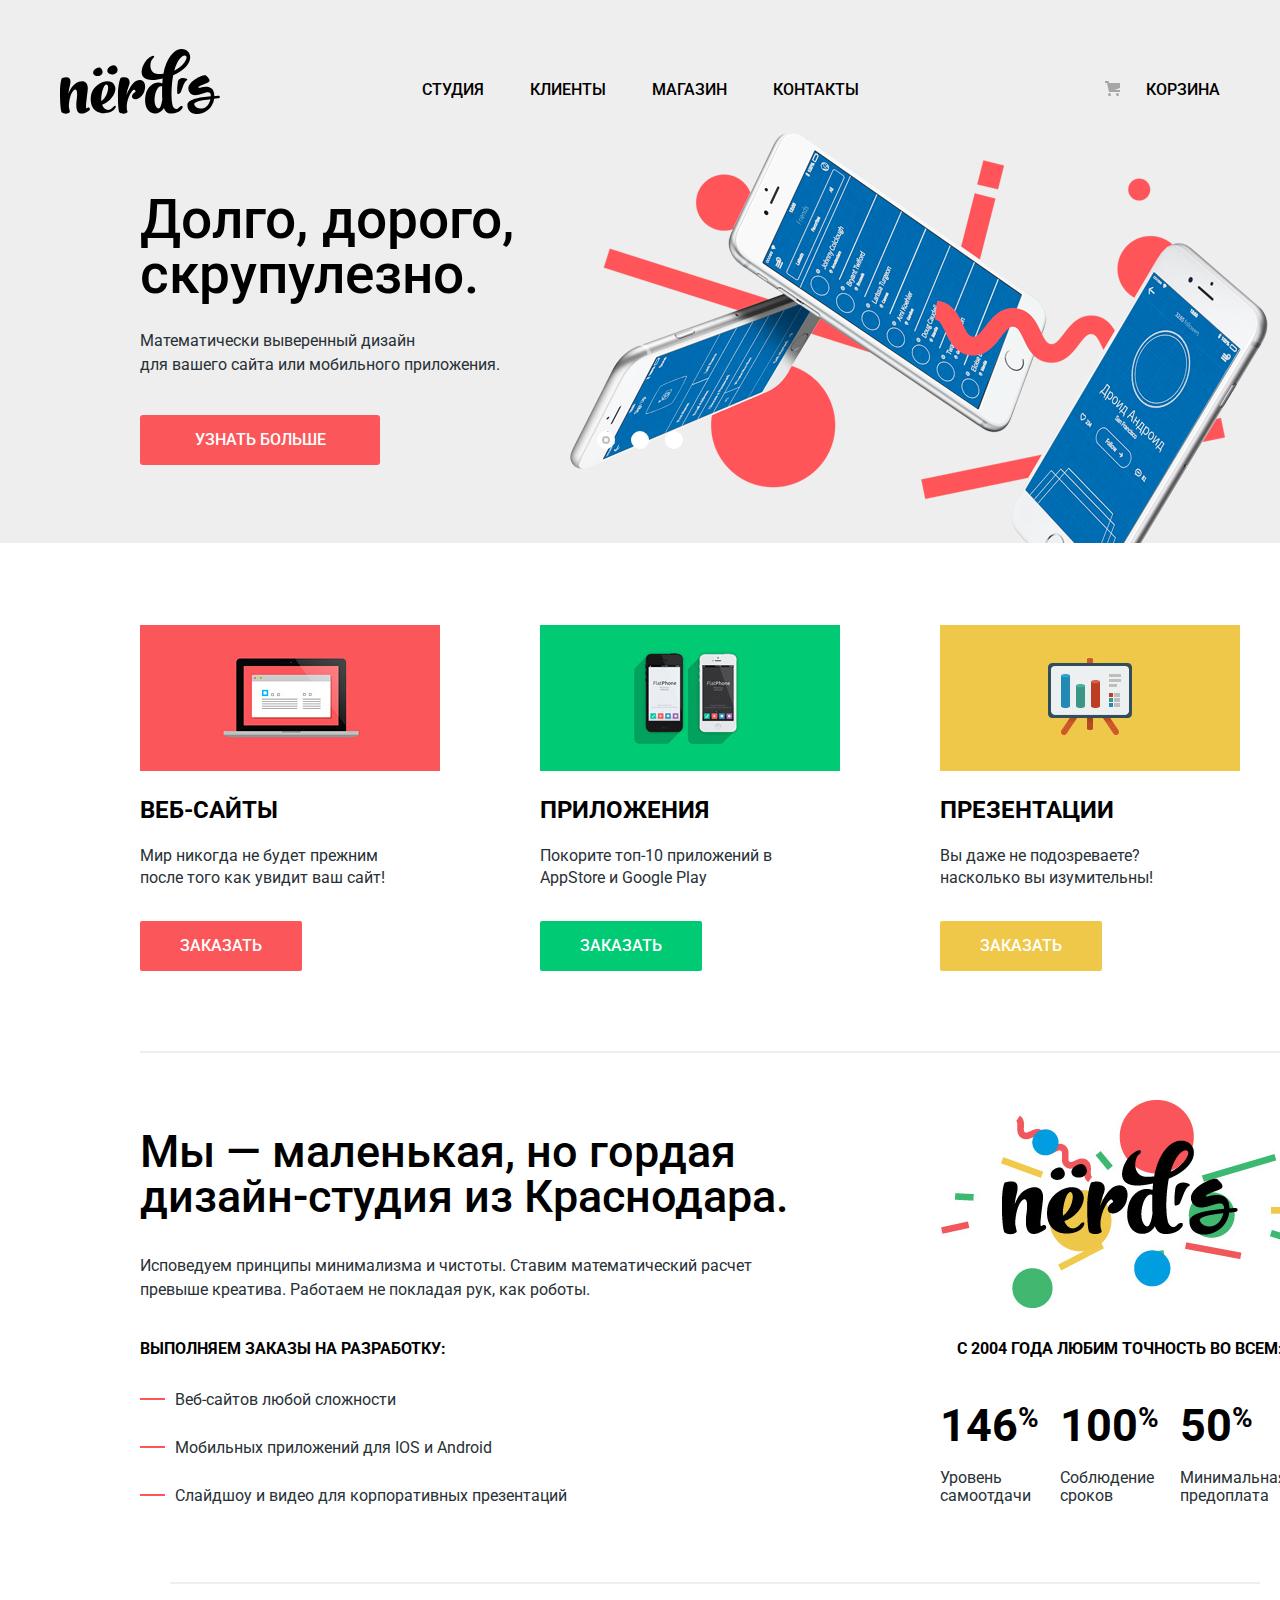
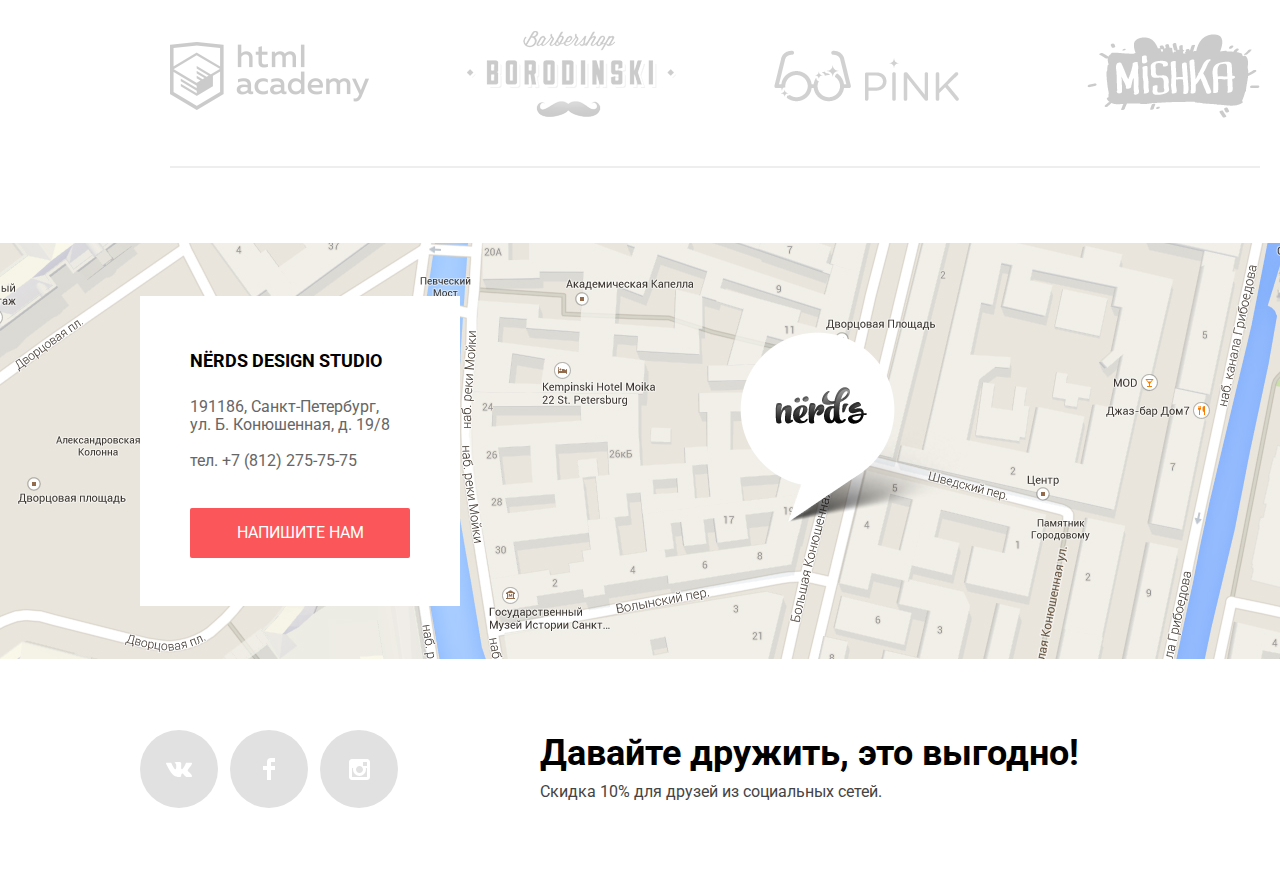
<file: index.html>
﻿<!DOCTYPE html>
<html lang="ru">
  <head>
    <meta charset="utf-8">
    <link href="https://fonts.googleapis.com/css?family=Roboto:400,500,700&amp;subset=cyrillic,latin-ext" rel="stylesheet">
    <link href="css/normalize.css" rel="stylesheet">
    <link href="css/style.min.css" rel="stylesheet">
    <title>HTML Academy: Нёрдс</title>
  </head>
  <body>
    <header class="main-header">
      <h1 class="visually-hidden">Веб студия Нёрдс</h1>
      <nav class="main-navigation container">
        <a class="index-logo">
          <img src="img/nerds-logo.svg" width="160" height="65" alt="logo-nerds">
        </a>
        <ul class="site-navigation">
          <li><a href="">Студия</a></li>
          <li><a href="#">Клиенты</a></li>
          <li><a href="inner.html">Магазин</a></li>
          <li><a href="#">Контакты</a></li>
        </ul>
        <ul class="user-navigation">
          <li class="basket-link">
            <a class="login-link" href="#">Корзина</a>
          </li>
        </ul>
      </nav>

      <section class="slider">
        <div class="container">
          <h2 class="visually-hidden">Преимущества нашей студии</h2>
          <input class="visually-hidden" type="radio" id="product-1" name="toggle" checked>
          <input class="visually-hidden" type="radio" id="product-2" name="toggle">
          <input class="visually-hidden" type="radio" id="product-3" name="toggle">
          <div class="slider-controls">
            <label class="slider-controls-item slider-controls-item--1" for="product-1">Первый</label>
            <label class="slider-controls-item slider-controls-item--2" for="product-2">Второй</label>
            <label class="slider-controls-item slider-controls-item--3" for="product-3">Третий</label>
          </div>
          <ul class="slider-list">
            <li class="slider-item">
              <h3>Долго, дорого,<br> скрупулезно.</h3>
              <p>Математически выверенный дизайн<br> для вашего сайта или мобильного приложения.</p>
              <a class="slider-item-button button" href="#">Узнать больше</a>
            </li>
            <li class="slider-item">
              <h3>Любим математику как никто другой</h3>
              <p>Никакого креатива, только математические формулы для расчета идеальных пропорций.</p>
              <a class="slider-item-button button" href="#">Узнать больше</a>
            </li>
            <li class="slider-item">
              <h3>Только ночь,<br> только хардкор</h3>
              <p>Работать днем, как все? Мы против этого.<br> Ближе к полуночи работа только начинается.</p>
              <a class="slider-item-button button" href="#">Узнать больше</a>
            </li>
          </ul>  
        </div>
      </section>
    </header>
    <main class="container">
      <section class="catalog">
        <h2 class="visually-hidden">Каталог</h2>
        <article class="website">
          <img src="img/website-illustration.jpg" width="300" height="146" alt="Веб-сайты">
          <h3>Веб-сайты</h3>
          <p>Мир никогда не будет прежним после того как увидит ваш сайт!</p>
          <a href="#">Заказать</a>
        </article>
        <article class="attachment">
          <img src="img/attachment-illustration.jpg" width="300" height="146" alt="Приложения">
          <h3>Приложения</h3>
          <p>Покорите топ-10 приложений в AppStore и Google Play</p>
          <a href="#">Заказать</a>
        </article>
        <article class="presentation">
          <img src="img/presentation-illustration.jpg" width="300" height="146" alt="Презентации">
          <h3>Презентации</h3>
          <p>Вы даже не подозреваете? насколько вы изумительны!</p>
          <a href="#">Заказать</a>
        </article>
      </section>
      <section class="who-we-are">
        <h2 class="visually-hidden">О нас</h2>
        <div class="who-we-are__top-container">
          <article class="about-us">
            <p><b>Мы — маленькая, но гордая дизайн-студия из Краснодара.</b></p>
            <p>Исповедуем принципы минимализма и чистоты. Ставим математический расчет превыше креатива. Работаем не покладая рук, как роботы.</p>
          </article>
          <article class="our-logo">
          </article>
        </div>
        <div class="who-we-are__bottom-container">
          <article class="we-can">
            <h4>Выполняем заказы на разработку:</h4>
            <ul>
              <li>Веб-сайтов любой сложности</li>
              <li>Мобильных приложений для IOS и Android</li>
              <li>Слайдшоу и видео для корпоративных презентаций</li>
            </ul>
          </article>
          <article class="how-we-cool">
            <h4>С 2004 года любим точность во всем:</h4>
            <table>
              <tr>
                <th>146<sup>%</sup></th>
                <th>100<sup>%</sup></th>
                <th>50<sup>%</sup></th>
              </tr>
              <tr>
                <td>Уровень самоотдачи</td>
                <td>Соблюдение сроков</td>
                <td>Минимальная предоплата</td>
              </tr>
            </table>
          </article>
        </div>
      </section>
      <section class="our-clients">
        <a class="htmlacademy" href="https://htmlacademy.ru/intensive/htmlcss"><img src="img/htmlacademy-logo.png" width="199" height="68" alt="site-htmlacademy"></a>
        <a class="borodinski" href="#"><img src="img/borodinski-logo.png" width="209" height="90" alt="site-barbershop-borodinski"></a>
        <a class="pink" href="#"><img src="img/pink-logo.png" width="185" height="52" alt="site-pink"></a>
        <a class="mishka" href="#"><img src="img/mishka-logo.png" width="173" height="84" alt="site-mishka"></a>
      </section>
    </main>
    <footer>
      <section class="footer-map">
        <h2 class="visually-hidden">Наш адрес</h2>
        <iframe class="footer-map-widget" src="https://yandex.ru/map-widget/v1/-/CBuyA-HzxD" aria-label="Карта"></iframe>  
      </section>
      <section class="footer-contacts-container">
        <div class="footer-contacts">
            <h3>NËRDS DESIGN STUDIO</h3>
            <p>191186, Санкт-Петербург,<br>ул. Б. Конюшенная, д. 19/8</p>
            <p class="phone">тел. +7 (812) 275-75-75</p>
            <a class="write-us login" href="#login">Напишите нам</a>
        </div> 
      </section>
      <section class="footer-social container">
        <h2 class="visually-hidden">Мы в социальный сетях</h2>
        <article class="footer-links">
          <a class="social-link" href="#">vkontakte
            <svg xmlns="http://www.w3.org/2000/svg" width="26" height="15" viewBox="0 0 26 15"><path fill="#FFF" d="M16.138 11.51c.956-.309 2.18 2.04 3.483 2.939.978.681 1.727.534 1.727.534l3.473-.05s1.815-.112.957-1.554c-.071-.12-.503-1.069-2.585-3.022-2.177-2.043-1.882-1.712.739-5.244 1.597-2.153 2.236-3.468 2.036-4.028-.192-.539-1.365-.399-1.365-.399L20.69.713c-.381.001-.704.119-.851.515-.003.004-.621 1.666-1.445 3.079-1.741 2.989-2.436 3.148-2.724 2.961-.661-.433-.494-1.737-.494-2.664 0-2.897.432-4.105-.846-4.417-.427-.104-.739-.172-1.828-.182-1.392-.021-2.574 0-3.244.329-.445.223-.786.712-.579.74.26.035.843.16 1.155.586.401.552.389 1.789.389 1.789s.229 3.411-.54 3.834c-.528.29-1.25-.302-2.803-3.016-.793-1.388-1.392-2.922-1.392-2.922s-.116-.285-.326-.441c-.25-.185-.6-.244-.6-.244L.848.684S.29.7.085.946c-.182.218-.015.668-.015.668s2.909 6.881 6.203 10.347c3.02 3.182 6.452 2.971 6.452 2.971h1.555s.469-.054.709-.312c.224-.24.214-.691.214-.691s-.031-2.109.935-2.419z"/></svg>
          </a>
          <a class="social-link" href="#">facebook
            <svg xmlns="http://www.w3.org/2000/svg" width="12" height="22" viewBox="0 0 12 22"><path fill="#FFF" d="M12 4V0H8a4 4 0 0 0-4 4v4H0v4h4v10h4V12h4V8H8V4h4z"/></svg>
          </a>
          <a class="social-link" href="#">instagram
            <svg xmlns="http://www.w3.org/2000/svg" width="21" height="21" viewBox="0 0 21 21"><path fill="#FFF" d="M18 0H3C1.35 0 0 1.35 0 3v15c0 1.65 1.35 3 3 3h15c1.65 0 3-1.35 3-3V3c0-1.65-1.35-3-3-3zm-7.5 7c1.93 0 3.5 1.57 3.5 3.5S12.43 14 10.5 14 7 12.43 7 10.5 8.57 7 10.5 7zM18 18H3V9h1.181A6.504 6.504 0 0 0 4 10.5a6.5 6.5 0 1 0 13 0 6.45 6.45 0 0 0-.181-1.5H18v9zm0-11h-4V3h4v4z"/></svg>
          </a>
        </article>
        <article class="friendship-and-profit">
          <p><b>Давайте дружить, это выгодно!</b></p>
          <p class="discount-to-friends">Скидка 10% для друзей из социальных сетей.</p>
        </article>
      </section>
    </footer>
    <section class="modal-content">
      <h2 class="visually-hidden">Ваше сообщение</h2>
      <p><b>Напишите нам</b></p>
      <form class="login-form" action="https://echo.htmlacademy.ru" method="post">
        <div class="name"> 
          <label class="form-text" for="login">Ваше имя:</label>
          <input type="text" name="login" id="login" placeholder="Имя Фамилия">
        </div>
        <div class="mail"> 
          <label class="form-text" for="email">Ваш e-mail:</label>
          <input type="email" name="email" id="email" placeholder="email@example.com">
        </div>
        <div class="letter-txt"> 
          <label class="form-text" for="letter">Текст письма:</label>
          <textarea name="letter-text" id="letter" cols="30" placeholder="В свободной форме"></textarea>
        </div>
        <button class="exit" type="submit" title="Отправить">Отправить</button>
      </form>
      <button class="modal-content-close" type="button" title="Закрыть">Закрыть</button>
    </section>
    <script src="js/write-us.min.js"></script>
  </body>
</html>
</file>
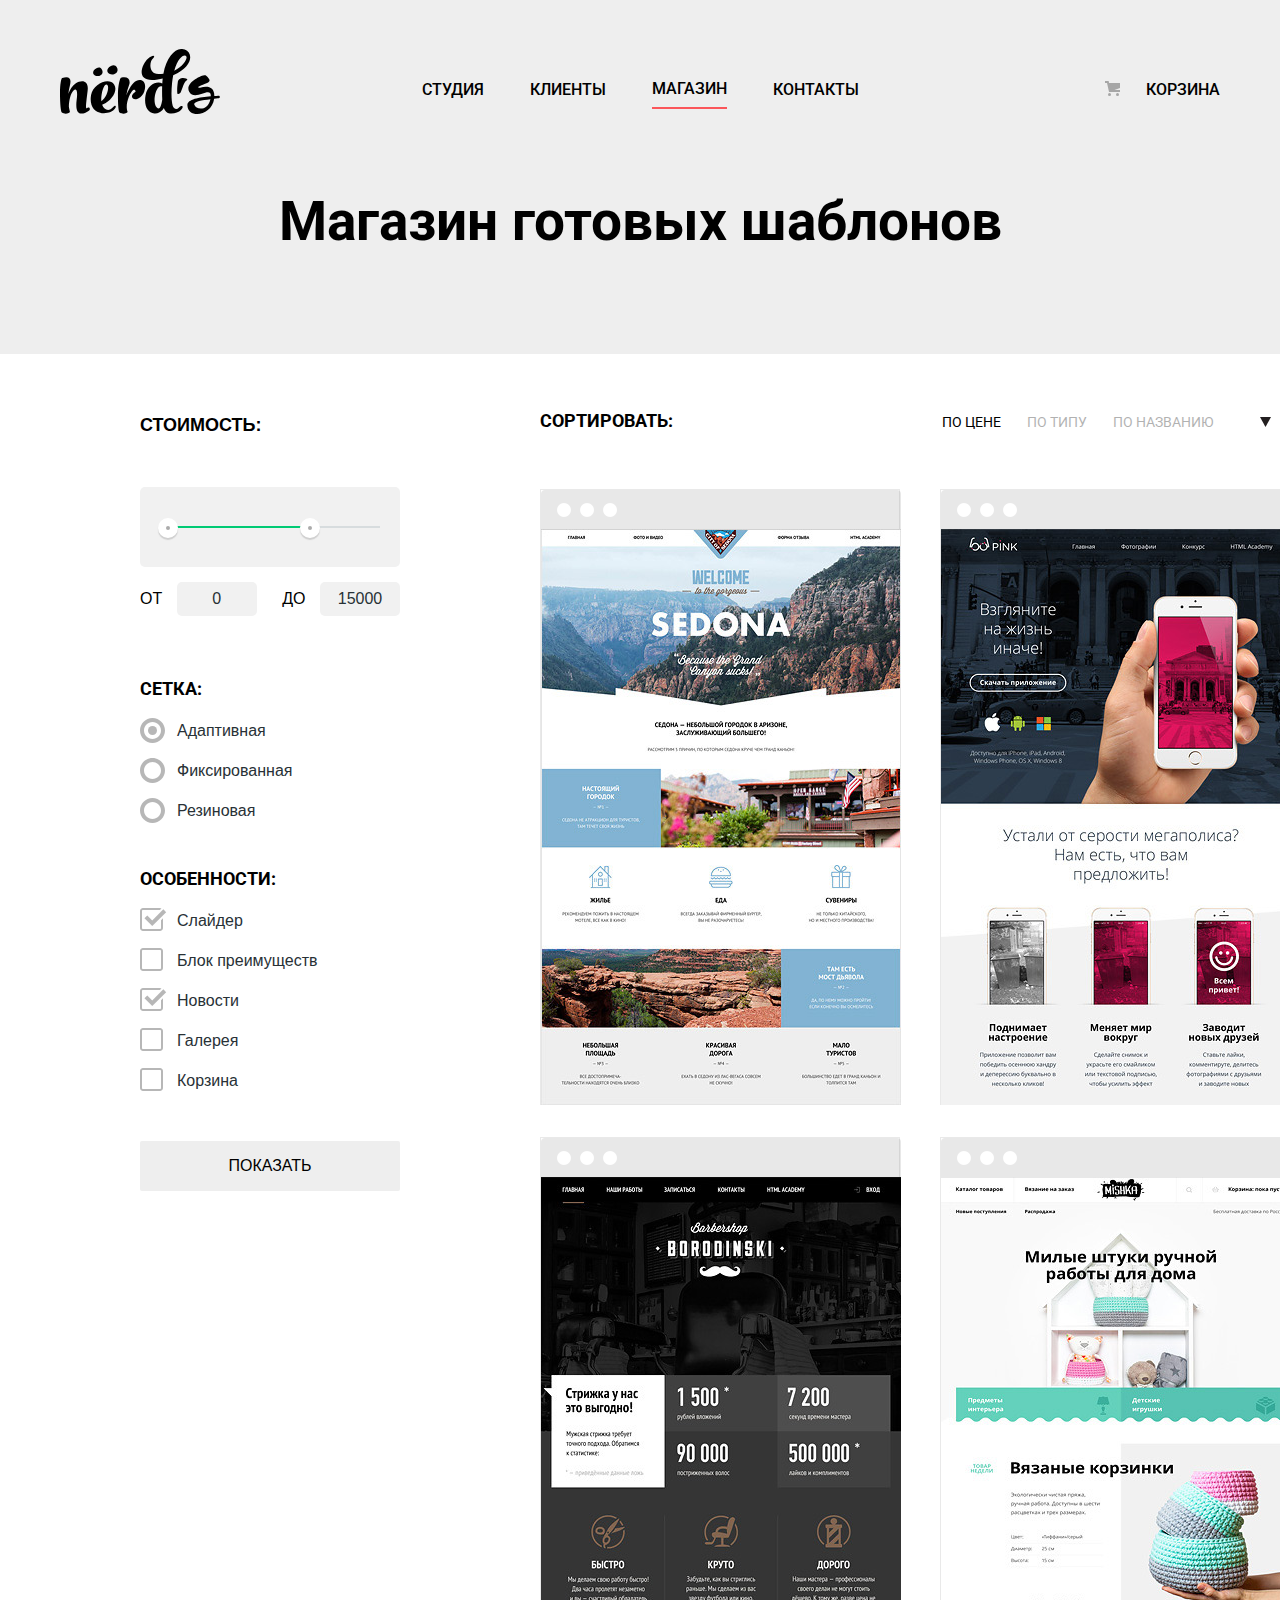
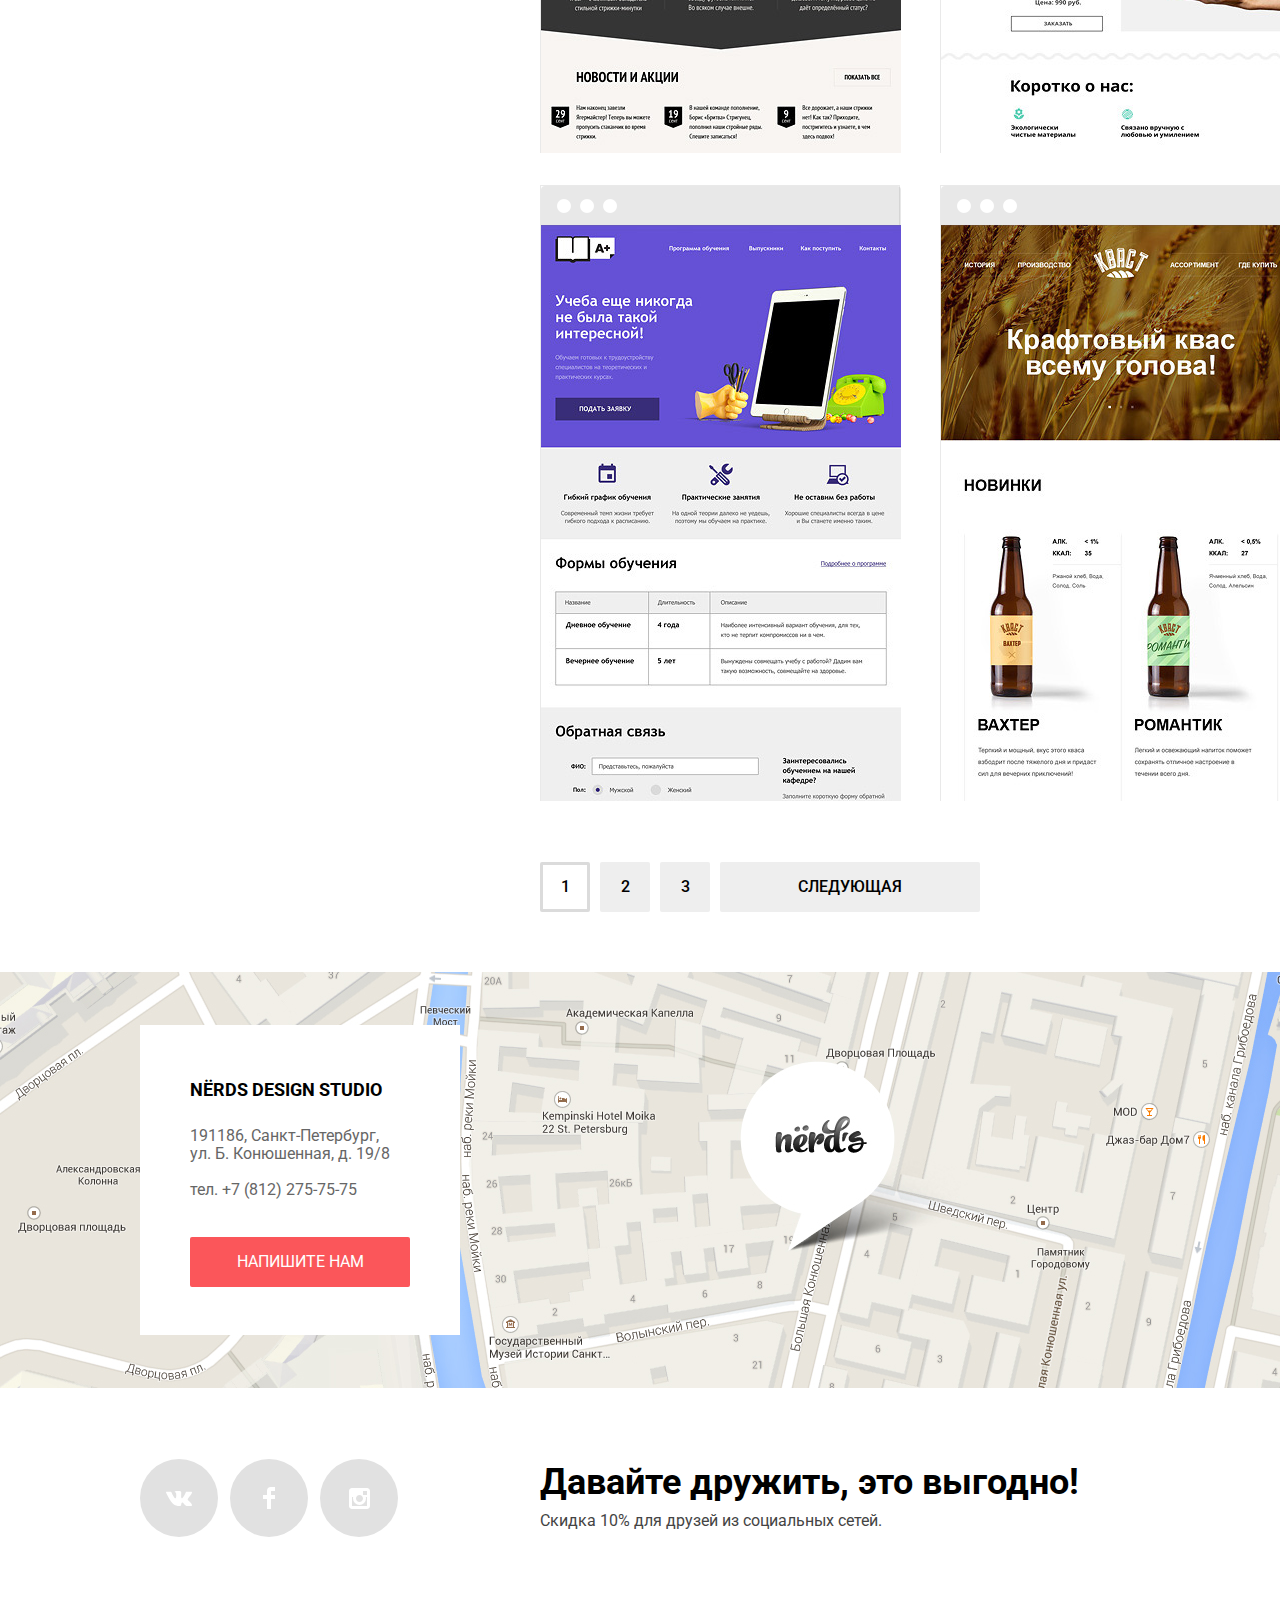
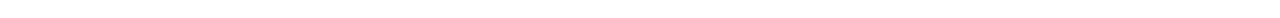
<file: inner.html>
<!DOCTYPE html>
<html lang="ru">
  <head>
    <meta charset="utf-8">
    <link href="https://fonts.googleapis.com/css?family=Roboto:400,500,700&amp;subset=cyrillic,latin-ext" rel="stylesheet">
    <link href="css/normalize.css" rel="stylesheet">
    <link href="css/style.min.css" rel="stylesheet">
    <title>HTML Academy: Нёрдс</title>
  </head>
  <body>
    <header class="main-header">
      <nav class="main-navigation container">
        <a class="index-logo" href="index.html">
          <img src="img/nerds-logo.svg" width="160" height="65" alt="logo-nerds">
        </a>
        <ul class="site-navigation">
          <li><a href="index.html">Студия</a></li>
          <li><a href="#">Клиенты</a></li>
          <li class="active"><a href="">Магазин</a></li>
          <li><a href="#">Контакты</a></li>
        </ul>
        <ul class="user-navigation">
          <li class="basket-link">
            <a class="login-link" href="#">Корзина</a>
          </li>
        </ul>
      </nav>
      <section class="welcome-message">
        <p class="hat"><b>Магазин готовых шаблонов</b></p>
      </section>
    </header>

    <main class="main-container container">
      <form action="https://echo.htmlacademy.ru" method="post">
        <fieldset class="filter-item">
          <legend>Стоимость:</legend>
          <div class="range-filter">
            <div class="range-controls">
              <div class="scale">
                <div class="bar" style="margin-left: 5%; width: 60%"></div>
              </div>
              <div class="toggle toggle-min"></div>
              <div class="toggle toggle-max"></div>
            </div>
            <div class="price-controls">
              <label class="min-price">от <input name="min-price" type="text" value="0"></label>
              <label class="max-price">до <input name="max-price" type="text" value="15000"></label>
            </div>
          </div>
        </fieldset>
        <fieldset class="web-kind">
          <h3>Сетка:</h3>
          <input class="radio-button" type="radio" id="button-1" name="web-type" value="1" checked>
          <label for="button-1">Адаптивная</label>

          <input class="radio-button" type="radio" id="button-2" name="web-type" value="2">
          <label for="button-2">Фиксированная</label>

          <input class="radio-button" type="radio" id="button-3" name="web-type" value="3">
          <label for="button-3">Резиновая</label>               
        </fieldset>
        <fieldset class="differences">
          <h3>Особенности:</h3>
          <input type="checkbox" name="slider" id="kind-of-items-1" checked>
          <label for="kind-of-items-1">Слайдер</label>

          <input type="checkbox" name="advantage-block" id="kind-of-items-2">
          <label for="kind-of-items-2">Блок преимуществ</label>

          <input type="checkbox" name="news" id="kind-of-items-3" checked>
          <label for="kind-of-items-3">Новости</label>

          <input type="checkbox" name="galery" id="kind-of-items-4">
          <label for="kind-of-items-4">Галерея</label>

          <input type="checkbox" name="backet" id="kind-of-items-5">
          <label for="kind-of-items-5">Корзина</label>
        </fieldset>
        <button class="form-button" type="submit">Показать</button>
      </form>

      <section class="galery">
        <nav class="sorting">
          <h3>Сортировать:</h3>
          <ul class="sorting-kind">
            <li><button class="sorting-link sorting--active">По цене</button></li>
            <li><button class="sorting-link">По типу</button></li>
            <li><button class="sorting-link">По названию</button></li>
          </ul>
          <ul class="sorting-grade">
            <li><button class="go-bottom button-active"></button></li>
          	<li><button class="go-top"></button></li>
          </ul>
        </nav>
        <ul class="macket-description">
          <li class="description-sedona box">
            <a class="link" href="#"><img src="img/sedona.jpg" width="360" height="576" alt="sedona-landing-page"></a>
            <div class="sticker">
              <h3><a class="product-link" href="#">Sedona</a></h3>
              <p>Информационный сайт для туристов</p>
              <button class="button-label">9 900 РУБ.</button>
            </div>
          </li>
          <li class="description-pink box">
            <a class="link" href="#"><img src="img/pink.jpg" width="360" height="576" alt="pink-landing-page"></a>
            <div class="sticker">
              <h3><a class="product-link" href="#">Pink app</a></h3>
              <p>Продуктоый лендинг приложения для IOS и Android</p>
              <button class="button-label">9 900 РУБ.</button>
            </div>
          </li>
          <li class="description-borodinski box">
            <a class="link" href="#"><img src="img/borodinski.jpg" width="360" height="576" alt="barbershop-borodinski-landing-page"></a>
            <div class="sticker">
              <h3><a class="product-link" href="#">Barbershop</a></h3>
              <p>Сайт салона красоты. Для мужчин, да.</p>
              <button class="button-label">9 900 РУБ.</button>
            </div>
          </li>
          <li class="description-mishka box">
            <a class="link" href="#"><img src="img/mishka.jpg" width="360" height="576" alt="mishka-landing-page"></a>
            <div class="sticker">
              <h3><a class="product-link" href="#">Mishka</a></h3>
              <p>Интернет-магазин вязаных игрушек</p>
              <button class="button-label">9 900 РУБ.</button>
            </div>
          </li>
          <li class="description-aplus box">
            <a class="link" href="#"><img src="img/aplus.jpg" width="360" height="576" alt="a-plus-landing-page"></a>
            <div class="sticker">
              <h3><a class="product-link" href="#">A Plus</a></h3>
              <p>Лендинг курсов повышения квалификации</p>
              <button class="button-label">9 900 РУБ.</button>
            </div>
          </li>
          <li class="description-kvast box">
            <a class="link" href="#"><img src="img/kvast.jpg" width="360" height="576" alt="kvast-landing-page"></a>
            <div class="sticker">
              <h3><a class="product-link" href="#">Кваст</a></h3>
              <p>Промо-сайт производителя крафтового кваса</p>
              <button class="button-label">9 900 РУБ.</button>
            </div>
          </li>
        </ul>
        <ul class="page-numbers">
          <li class="page-number page-active" aria-label="Первая страница подборки"><a href="#">1</a></li>
          <li class="page-number" aria-label="Вторая страница подборки"><a href="#">2</a></li>
          <li class="page-number" aria-label="Третья страница подборки"><a href="#">3</a></li>
          <li class="page-number" aria-label="Следующая страница подборки"><a href="#">Следующая</a></li>
        </ul>
      </section>
    </main>

    <footer>
      <section class="footer-map">
        <h2 class="visually-hidden">Наш адрес</h2>
        <iframe class="footer-map-widget" src="https://yandex.ru/map-widget/v1/-/CBuyA-HzxD" aria-label="Карта"></iframe>  
      </section>
      <section class="footer-contacts-container">
        <div class="footer-contacts">
            <h3>NËRDS DESIGN STUDIO</h3>
            <p>191186, Санкт-Петербург,<br>ул. Б. Конюшенная, д. 19/8</p>
            <p class="phone">тел. +7 (812) 275-75-75</p>
            <a class="write-us login" href="#login">Напишите нам</a>
        </div> 
      </section>
      <section class="footer-social container">
        <h2 class="visually-hidden">Мы в социальный сетях</h2>
        <article class="footer-links">
          <a class="social-link" href="#">vkontakte
            <svg xmlns="http://www.w3.org/2000/svg" width="26" height="15" viewBox="0 0 26 15"><path fill="#FFF" d="M16.138 11.51c.956-.309 2.18 2.04 3.483 2.939.978.681 1.727.534 1.727.534l3.473-.05s1.815-.112.957-1.554c-.071-.12-.503-1.069-2.585-3.022-2.177-2.043-1.882-1.712.739-5.244 1.597-2.153 2.236-3.468 2.036-4.028-.192-.539-1.365-.399-1.365-.399L20.69.713c-.381.001-.704.119-.851.515-.003.004-.621 1.666-1.445 3.079-1.741 2.989-2.436 3.148-2.724 2.961-.661-.433-.494-1.737-.494-2.664 0-2.897.432-4.105-.846-4.417-.427-.104-.739-.172-1.828-.182-1.392-.021-2.574 0-3.244.329-.445.223-.786.712-.579.74.26.035.843.16 1.155.586.401.552.389 1.789.389 1.789s.229 3.411-.54 3.834c-.528.29-1.25-.302-2.803-3.016-.793-1.388-1.392-2.922-1.392-2.922s-.116-.285-.326-.441c-.25-.185-.6-.244-.6-.244L.848.684S.29.7.085.946c-.182.218-.015.668-.015.668s2.909 6.881 6.203 10.347c3.02 3.182 6.452 2.971 6.452 2.971h1.555s.469-.054.709-.312c.224-.24.214-.691.214-.691s-.031-2.109.935-2.419z"/></svg>
          </a>
          <a class="social-link" href="#">facebook
            <svg xmlns="http://www.w3.org/2000/svg" width="12" height="22" viewBox="0 0 12 22"><path fill="#FFF" d="M12 4V0H8a4 4 0 0 0-4 4v4H0v4h4v10h4V12h4V8H8V4h4z"/></svg>
          </a>
          <a class="social-link" href="#">instagram
            <svg xmlns="http://www.w3.org/2000/svg" width="21" height="21" viewBox="0 0 21 21"><path fill="#FFF" d="M18 0H3C1.35 0 0 1.35 0 3v15c0 1.65 1.35 3 3 3h15c1.65 0 3-1.35 3-3V3c0-1.65-1.35-3-3-3zm-7.5 7c1.93 0 3.5 1.57 3.5 3.5S12.43 14 10.5 14 7 12.43 7 10.5 8.57 7 10.5 7zM18 18H3V9h1.181A6.504 6.504 0 0 0 4 10.5a6.5 6.5 0 1 0 13 0 6.45 6.45 0 0 0-.181-1.5H18v9zm0-11h-4V3h4v4z"/></svg>
          </a>
        </article>
        <article class="friendship-and-profit">
          <p><b>Давайте дружить, это выгодно!</b></p>
          <p class="discount-to-friends">Скидка 10% для друзей из социальных сетей.</p>
        </article>
      </section>
    </footer>

    <section class="modal-content">
      <h2 class="visually-hidden">Ваше сообщение</h2>
      <p><b>Напишите нам</b></p>
      <form class="login-form" action="https://echo.htmlacademy.ru" method="post">
        <div class="name"> 
          <label class="form-text" for="login">Ваше имя:</label>
          <input type="text" name="login" id="login" placeholder="Имя Фамилия">
        </div>
        <div class="mail"> 
          <label class="form-text" for="email">Ваш e-mail:</label>
          <input type="email" name="email" id="email" placeholder="email@example.com">
        </div>
        <div class="letter-txt"> 
          <label class="form-text" for="letter">Текст письма:</label>
          <textarea name="letter-text" id="letter" cols="30" placeholder="В свободной форме"></textarea>
        </div>
        <button class="exit" type="submit" title="Отправить">Отправить</button>
      </form>
      <button class="modal-content-close" type="button" title="Закрыть">Закрыть</button>
    </section>
    <script src="js/write-us.min.js"></script>
  </body>
</html>
</file>
<file: css/style.min.css>
<!DOCTYPE html>
<html lang="ru">
  <head>
    <meta charset="utf-8">
    <title>HTML Academy:Нёрдс</title>
  </head>
  <body>
  html,body{max-width:1140px;min-height:1200px;margin:0;padding:0;-webkit-box-sizing:border-box;box-sizing:border-box;font-style:normal;font-size:16px;line-height:24px;font-family:"Roboto","Arial",sans-serif;font-weight:400;background-color:#ffffff;color:#283136;letter-spacing:100%;background-color:#ffffff}a{text-decoration:none}.container{width:1160px;padding:0 140px;margin:0 auto}.visually-hidden{position:absolute;width:1px;height:1px;margin:-1px;border:0;padding:0;clip:rect(0 0 0 0);overflow:hidden}header{display:block;margin:0 auto;margin-bottom:82px;background-color:#eeeeee}.main-navigation{display:-webkit-box;display:-ms-flexbox;display:flex;-webkit-box-orient:horizontal;-webkit-box-direction:normal;-ms-flex-direction:row;flex-direction:row;-webkit-box-pack:justify;-ms-flex-pack:justify;justify-content:space-between;padding:43px 0 0 0;background-color:transparent}.index-logo{display:inline-block;vertical-align:top;width:160px;height:65px;margin-top:6px}.index-logo:hover{opacity:0.8}.index-logo:active{opacity:0.3}.main-navigation ul{margin:0;padding:20px 0 0 0;list-style-type:none;font-size:0}.site-navigation a,.user-navigation a{display:block;margin:0;padding:6px 0 3px 0;font-family:"Roboto";font-weight:500;font-size:16px;line-height:30px;text-transform:uppercase;color:#000000}.site-navigation a:hover,.user-navigation a:hover{color:#fb565a}.site-navigation a:active,.user-navigation a:active{color:#a6a6a6}.site-navigation .active,.user-navigation .active{border-bottom:2px #fb565a solid}.index-logo{display:block;-ms-flex-item-align:start;align-self:flex-start}.site-navigation{display:-webkit-box;display:-ms-flexbox;display:flex;-webkit-box-orient:horizontal;-webkit-box-direction:normal;-ms-flex-direction:row;flex-direction:row;-webkit-box-align:center;-ms-flex-align:center;align-items:center;-webkit-box-pack:justify;-ms-flex-pack:justify;justify-content:space-between;padding:55px 0  0 0}.site-navigation li{margin-right:46px}.site-navigation li:last-child{margin-right:0}.user-navigation{display:-webkit-box;display:-ms-flexbox;display:flex;-webkit-box-orient:horizontal;-webkit-box-direction:normal;-ms-flex-direction:row;flex-direction:row;-webkit-box-pack:end;-ms-flex-pack:end;justify-content:flex-end;-ms-flex-item-align:center;align-self:center;width:160px}.user-navigation .login-link{display:block;position:relative;padding-left:39px}.login-link:before{content:"";position:absolute;top:12px;right:100px;width:15px;height:15px;background-image:url("../img/cart-icon.svg")}.slider{position:relative;background-color:#eeeeee}.slider-controls{position:absolute;left:50%;bottom:102px;z-index:10;width:160px;height:18px;text-align:center;font-size:0;-webkit-transform:translateX(-50%);-ms-transform:translateX(-50%);transform:translateX(-50%)}.slider-controls label{position:relative;display:inline-block;width:18px;height:18px;padding:8px;border-radius:50%;cursor:pointer}.slider-controls label::after{content:"";position:absolute;top:8px;left:8px;z-index:1;width:18px;height:18px;background:#ffffff;border-radius:50%}.slider-list{margin:0;padding:0;list-style-type:none}.slider-item{display:none;padding:78px 0}.slider-item:nth-child(1){background-image:url("../img/slide1.png");background-repeat:no-repeat;background-position:93% 18px;-webkit-animation:arrival 0.4s;animation:arrival 0.4s}.slider-item:nth-child(2){background-image:url("../img/slide2.png");background-repeat:no-repeat;background-position:100% 0;-webkit-animation:arrival 0.4s;animation:arrival 0.4s}.slider-item:nth-child(3){background-image:url("../img/slide3.png");background-repeat:no-repeat;background-position:100% 20px;-webkit-animation:arrival 0.4s;animation:arrival 0.4s}#product-1:checked ~ .slider-list .slider-item:nth-child(1){display:block}#product-2:checked ~ .slider-list .slider-item:nth-child(2){display:block}#product-3:checked ~ .slider-list .slider-item:nth-child(3){display:block}#product-1:checked ~ .slider-controls .slider-controls-item--1::before,#product-2:checked ~ .slider-controls .slider-controls-item--2::before,#product-3:checked ~ .slider-controls .slider-controls-item--3::before{content:"";position:absolute;left:50%;top:50%;z-index:2;width:4px;height:4px;margin:-4px;background-color:inherit;border:2px solid #c1c1c1;border-radius:50%}.slider-item h3{max-width:600px;margin:0;margin-bottom:27px;font-family:"Roboto";font-size:55px;line-height:55px;font-weight:500}.slider-item p{max-width:430px;margin:0;margin-bottom:38px;font-family:"Roboto";color:#283136;font-weight:400;line-height:24px;max-width:430px}.button{display:block;width:240px;padding:16px 0;font-family:"Roboto";font-weight:500;font-size:16px;line-height:18px;color:#ffffff;text-transform:uppercase;text-align:center;text-decoration:none;background-color:#fb565a;border-radius:3px;border:none}.button:hover,.button:focus{background-color:#e74246}.button:active{color:rgba(255,255,255,0.3);background-color:#d7373b;-webkit-box-shadow:0 3px rgba(0,0,0,0.1) inset;box-shadow:0 3px rgba(0,0,0,0.1) inset}.catalog{display:-webkit-box;display:-ms-flexbox;display:flex;-webkit-box-orient:horizontal;-webkit-box-direction:normal;-ms-flex-direction:row;flex-direction:row;-webkit-box-pack:start;-ms-flex-pack:start;justify-content:flex-start;padding-bottom:80px;border-bottom:2px #eeeeee solid}.catalog img{width:300px;height:146px;margin-bottom:20px;margin-right:100px}.catalog h3{margin-top:0;margin-bottom:20px;font-family:"Roboto";font-weight:700;font-size:24px;line-height:30px;text-transform:uppercase}.catalog p{width:260px;margin-top:0;margin-bottom:32px;font-family:"Roboto";line-height:22px;color:#283136}.catalog a{display:inline-block;vertical-align:top;height:auto;padding:16px 40px;font-family:"Roboto";font-weight:500;font-size:16px;line-height:18px;color:#ffffff;text-transform:uppercase;border-radius:2px;cursor:pointer}.website a{background-color:#fb565a}.website a:hover{background-color:#e74246}.website a:active{color:#e37376;background-color:#d7373b;border-top:3px #9b2d30 solid;-webkit-box-shadow:0 3px rgba(0,0,0,0.1) inset;box-shadow:0 3px rgba(0,0,0,0.1) inset}.attachment a{background-color:#00ca74}.attachment a:hover{background-color:#00bc6c}.attachment a:active{color:#4dc491;background-color:#00aa62;border-top:3px #009958 solid;-webkit-box-shadow:0 3px rgba(0,0,0,0.1) inset;box-shadow:0 3px rgba(0,0,0,0.1) inset}.presentation a{background-color:#efc84a}.presentation a:hover{background-color:#eab534}.presentation a:active{color:#edc265;background-color:#e5a722;border-top:3px #ce961f solid;-webkit-box-shadow:0 3px rgba(0,0,0,0.1) inset;box-shadow:0 3px rgba(0,0,0,0.1) inset}.who-we-are{display:block}.who-we-are__top-container,.who-we-are__bottom-container{display:-webkit-box;display:-ms-flexbox;display:flex;-webkit-box-orient:horizontal;-webkit-box-direction:normal;-ms-flex-direction:row;flex-direction:row;-webkit-box-pack:justify;-ms-flex-pack:justify;justify-content:space-between;-webkit-box-align:end;-ms-flex-align:end;align-items:flex-end}.who-we-are__top-container{height:265px}.who-we-are__bottom-container{-webkit-box-align:start;-ms-flex-align:start;align-items:flex-start;padding-bottom:50px}.about-us{width:660px}.about-us p{font-family:"Roboto";line-height:24px;color:#283136}.about-us b{display:block;margin-bottom:35px;font-family:"Roboto";font-weight:500;font-size:45px;line-height:45px;color:#000000}.our-logo{display:block;width:360px;height:208px;margin-bottom:10px;background:url("../img/nerds-illustration.png") no-repeat}.we-can{width:660px}.we-can h4,.how-we-cool h4{font-family:"Roboto";font-weight:700;text-transform:uppercase;color:#000000}.we-can h4{margin-bottom:30px}.we-can ul{margin:0 35px 0 35px;padding:0;list-style-type:none}.we-can li{position:relative;margin-bottom:24px;font-family:"Roboto";font-size:16px;line-height:24px;color:#283136}.we-can li:before{content:"";position:absolute;bottom:12px;left:-35px;width:25px;height:2px;background-color:#fb565a}.how-we-cool{width:360px}.how-we-cool h4{margin-bottom:45px;text-align:center}.how-we-cool th{width:120px;font-family:"Roboto";font-weight:700;font-size:45px;line-height:45px;color:#000000;text-align:start}.how-we-cool sup{font-size:28px;line-height:45px}.how-we-cool td{width:120px;padding-top:15px;font-family:"Roboto";font-weight:400;font-size:16px;line-height:18px;color:#283136}.our-clients{display:-webkit-box;display:-ms-flexbox;display:flex;-webkit-box-orient:horizontal;-webkit-box-direction:normal;-ms-flex-direction:row;flex-direction:row;-webkit-box-pack:justify;-ms-flex-pack:justify;justify-content:space-between;-webkit-box-align:center;-ms-flex-align:center;align-items:center;height:182px;margin:0 40px 75px 30px;border-top:2px #eeeeee solid;border-bottom:2px #eeeeee solid}.our-clients a{margin-top:5px;opacity:0.2}.our-clients a:nth-of-type(3){margin-right:30px}.our-clients a:hover{opacity:1}.our-clients a:active{opacity:0.1}.htmlacademy img{width:199px;height:68px}.borodinski img{width:209px;height:90px}.pink img{width:185px;height:52px}.mishka img{width:173px;height:84px}footer{margin-bottom:70px;position:relative}.footer-map{height:416px;background-image:url("../img/map.jpg");background-color:#ffffff;background-position:center;background-repeat:no-repeat}.footer-map-widget{z-index:10;border:1px;width:100%;min-height:416px}.footer-contacts-container{position:relative;max-width:1440px;height:0;margin:0 auto;margin-bottom:60px}.footer-contacts{position:absolute;bottom:53px;left:140px;z-index:12;width:220px;height:200px;padding:55px 50px;background-color:#ffffff}.footer-contacts h2,.footer-contacts p{margin:0}.footer-contacts h3{margin-top:-5px;margin-bottom:22px;font-family:"Roboto";font-size:18px;line-height:30px;font-weight:700;text-transform:uppercase;color:#000000}.footer-contacts p{margin-bottom:18px;font-family:"Roboto";font-size:16px;line-height:18px;font-weight:400;color:#666666}.footer-contacts a{display:inline-block;vertical-align:top;width:100%;height:auto;padding:16px 0;margin-top:20px;font-family:"Roboto";font-size:16px;line-height:18px;text-transform:uppercase;color:#ffffff;text-align:center;background-color:#fb565a;border-radius:2px}.footer-contacts a:hover{background-color:#e74246}.footer-contacts a:active{padding-top:13px;color:#e37376;background-color:#d7373b;border-top:3px #c13135 solid;-webkit-box-shadow:0 3px rgba(0,0,0,0.1) inset;box-shadow:0 3px rgba(0,0,0,0.1) inset;-webkit-box-sizing:border-box;box-sizing:border-box}.footer-social{display:-webkit-box;display:-ms-flexbox;display:flex;-webkit-box-orient:horizontal;-webkit-box-direction:normal;-ms-flex-direction:row;flex-direction:row;-webkit-box-pack:start;-ms-flex-pack:start;justify-content:flex-start;margin-top:55px}.footer-links{display:-webkit-box;display:-ms-flexbox;display:flex;-webkit-box-orient:horizontal;-webkit-box-direction:normal;-ms-flex-direction:row;flex-direction:row;-webkit-box-pack:start;-ms-flex-pack:start;justify-content:flex-start;-webkit-box-align:center;-ms-flex-align:center;align-items:center;width:400px}.social-link{display:-webkit-box;display:-ms-flexbox;display:flex;-webkit-box-pack:center;-ms-flex-pack:center;justify-content:center;-webkit-box-align:center;-ms-flex-align:center;align-items:center;width:78px;height:78px;margin-right:12px;font-size:0;border-radius:50%;background-color:#e1e1e1}.social-link:last-of-type{margin-right:0}.social-link:hover{background-color:#fb565a}.social-link:active{background-color:#d6494d;-webkit-box-shadow:0 3px rgba(0,0,0,0.1) inset;box-shadow:0 3px rgba(0,0,0,0.1) inset}.social-link:active path{fill:#e37376}.friendship-and-profit{width:auto;font-family:"Roboto";font-size:16px;line-height:22px;font-weight:400;color:#444444;text-align:start}.friendship-and-profit b{font-family:"Roboto";font-size:36px;line-height:36px;font-weight:700;color:#000000}.discount-to-friends{margin-top:-6px}.welcome-message{display:block;margin:0;padding:25px 0 50px 0;font-family:"Roboto";font-size:55px;line-height:55px;font-weight:500;color:#000000;text-align:center;vertical-align:middle}.main-container{display:-webkit-box;display:-ms-flexbox;display:flex;-webkit-box-orient:horizontal;-webkit-box-direction:normal;-ms-flex-direction:row;flex-direction:row;-webkit-box-pack:justify;-ms-flex-pack:justify;justify-content:space-between;width:1160px;margin-top:-45px}.choice-form{width:260px}.choice-form fieldset{margin:0;padding:0}.filter-item{width:260px;margin:0;margin-top:22px;padding:0;border:none}.range-filter{width:260px;margin-top:50px}.filter-item legend{font-size:18px;line-height:24px;font-weight:700;text-transform:uppercase}.range-controls{position:relative;height:41px;margin-bottom:15px;padding-top:39px;padding-right:20px;padding-left:20px;background-color:#f1f1f1;border-radius:5px}.range-controls .scale{height:2px;background:#d7dcde}.range-controls .bar{width:70%;height:2px;background:#00ca74}.range-controls .toggle{position:absolute;top:31px;left:0;width:4px;height:4px;padding:0;border:8px solid #ffffff;background-color:#ababab;-webkit-box-shadow:0 2px 1px 0 #cfcfcf;box-shadow:0 2px 1px 0 #cfcfcf;border-radius:50%;cursor:pointer}.range-controls .toggle-min{left:18px}.range-controls .toggle-max{left:160px}.price-controls{font-size:0}.price-controls label{display:inline-block;width:50%;font-size:16px;text-transform:uppercase}.price-controls input{width:60px;margin-left:10px;padding:8px 10px;font-size:16px;text-align:center;color:#283136;background:#f1f1f1;border:none;border-radius:5px}.max-price{text-align:right}.web-kind,.differences,.form-button{margin:0;margin-top:40px;padding:0;border:none}.differences{margin-top:5px}.form-button{margin-top:30px}.web-kind h3,.differences h3{margin-left:0;margin-bottom:17px;font-family:"Roboto";font-size:18px;line-height:30px;font-weight:700;color:#000000;text-transform:uppercase}.web-kind input[type="radio"],input[type="checkbox"]{display:none;width:0;margin:0;padding:0;opacity:0}label[for="button-1"],label[for="button-2"],label[for="button-3"],label[for="kind-of-items-1"],label[for="kind-of-items-2"],label[for="kind-of-items-3"],label[for="kind-of-items-4"],label[for="kind-of-items-5"]{position:relative;display:block;margin-bottom:0;padding:0 0 20px 37px;font-size:16px;line-height:20px;color:#283136;cursor:pointer}.web-kind p,.differences p{margin:0;padding:0}label[for="button-1"]:before,label[for="button-2"]:before,label[for="button-3"]:before,input[type="radio"]:checked + label[for="button-1"]:before,input[type="radio"]:checked + label[for="button-2"]:before,input[type="radio"]:checked + label[for="button-3"]:before,label[for="kind-of-items-1"]:before,label[for="kind-of-items-2"]:before,label[for="kind-of-items-3"]:before,label[for="kind-of-items-4"]:before,label[for="kind-of-items-5"]:before,input:checked + label[for="kind-of-items-1"]:before,input:checked + label[for="kind-of-items-2"]:before,input:checked + label[for="kind-of-items-3"]:before,input:checked + label[for="kind-of-items-4"]:before,input:checked + label[for="kind-of-items-5"]:before{content:"";position:absolute;top:-3px;left:0;width:25px;height:25px;opacity:0.4}label[for="button-1"]:before,label[for="button-2"]:before,label[for="button-3"]:before{background:url("../img/radio-off.svg") no-repeat}input[type="radio"]:checked + label[for="button-1"]:before,input[type="radio"]:checked + label[for="button-2"]:before,input[type="radio"]:checked + label[for="button-3"]:before{background:url("../img/radio-on.svg") no-repeat}label[for="kind-of-items-1"]:before,label[for="kind-of-items-2"]:before,label[for="kind-of-items-3"]:before,label[for="kind-of-items-4"]:before,label[for="kind-of-items-5"]:before{width:23px;height:23px;background:url("../img/checkbox-off.svg") no-repeat}input:checked + label[for="kind-of-items-1"]:before,input:checked + label[for="kind-of-items-2"]:before,input:checked + label[for="kind-of-items-3"]:before,input:checked + label[for="kind-of-items-4"]:before,input:checked + label[for="kind-of-items-5"]:before{width:27px;height:23px;background:url("../img/checkbox-on.svg") no-repeat}label[for="button-1"]:hover,label[for="button-2"]:hover,label[for="button-3"]:hover,input[type="radio"]:checked + label[for="button-1"]:hover,input[type="radio"]:checked + label[for="button-2"]:hover,input[type="radio"]:checked + label[for="button-3"]:hover,label[for="kind-of-items-1"]:hover,label[for="kind-of-items-2"]:hover,label[for="kind-of-items-3"]:hover,label[for="kind-of-items-4"]:hover,label[for="kind-of-items-5"]:hover,input:checked + label[for="kind-of-items-1"]:hover,input:checked + label[for="kind-of-items-2"]:hover,input:checked + label[for="kind-of-items-3"]:hover,input:checked + label[for="kind-of-items-4"]:hover,input:checked + label[for="kind-of-items-5"]:hover{color:#000000}label[for="button-1"]:hover:before,label[for="button-2"]:hover:before,label[for="button-3"]:hover:before,input[type="radio"]:checked + label[for="button-1"]:hover:before,input[type="radio"]:checked + label[for="button-2"]:hover:before,input[type="radio"]:checked + label[for="button-3"]:hover:before,label[for="kind-of-items-1"]:hover:before,label[for="kind-of-items-2"]:hover:before,label[for="kind-of-items-3"]:hover:before,label[for="kind-of-items-4"]:hover:before,label[for="kind-of-items-5"]:hover:before,input:checked + label[for="kind-of-items-1"]:hover:before,input:checked + label[for="kind-of-items-2"]:hover:before,input:checked + label[for="kind-of-items-3"]:hover:before,input:checked + label[for="kind-of-items-4"]:hover:before,input:checked + label[for="kind-of-items-5"]:hover:before{opacity:1}label[for="button-1"]:active,label[for="button-2"]:active,label[for="button-3"]:active,input[type="radio"]:checked + label[for="button-1"]:active,input[type="radio"]:checked + label[for="button-2"]:active,input[type="radio"]:checked + label[for="button-3"]:active,label[for="kind-of-items-1"]:active,label[for="kind-of-items-2"]:active,label[for="kind-of-items-3"]:active,label[for="kind-of-items-4"]:active,label[for="kind-of-items-5"]:active,input:checked + label[for="kind-of-items-1"]:active,input:checked + label[for="kind-of-items-2"]:active,input:checked + label[for="kind-of-items-3"]:active,input:checked + label[for="kind-of-items-4"]:active,input:checked + label[for="kind-of-items-5"]:active{color:#bec1c2}label[for="button-1"]:active:before,label[for="button-2"]:active:before,label[for="button-3"]:active:before,input[type="radio"]:checked + label[for="button-1"]:active:before,input[type="radio"]:checked + label[for="button-2"]:active:before,input[type="radio"]:checked + label[for="button-3"]:active:before,label[for="kind-of-items-1"]:active:before,label[for="kind-of-items-2"]:active:before,label[for="kind-of-items-3"]:active:before,label[for="kind-of-items-4"]:active:before,label[for="kind-of-items-5"]:active:before,input:checked + label[for="kind-of-items-1"]:active:before,input:checked + label[for="kind-of-items-2"]:active:before,input:checked + label[for="kind-of-items-3"]:active:before,input:checked + label[for="kind-of-items-4"]:active:before,input:checked + label[for="kind-of-items-5"]:active:before{opacity:0.1}fieldset{border:0 green solid}.form-button{display:block;width:260px;height:50px;font-weight:500;line-height:18px;color:#000000;background:#eeeeee;text-transform:uppercase;border:0 green solid;border-radius:2px}.form-button:hover{background-color:#dfdfdf}.form-button:active{color:#959595;background-color:#d5d5d5;border-top:3px #bfbfbf solid;-webkit-box-shadow:0 3px rgba(0,0,0,0.1) inset;box-shadow:0 3px rgba(0,0,0,0.1) inset}.galery{display:-webkit-box;display:-ms-flexbox;display:flex;-webkit-box-orient:vertical;-webkit-box-direction:normal;-ms-flex-direction:column;flex-direction:column;width:760px;padding:0}.sorting{position:relative;display:-webkit-box;display:-ms-flexbox;display:flex;-webkit-box-orient:horizontal;-webkit-box-direction:normal;-ms-flex-direction:row;flex-direction:row;-webkit-box-pack:justify;-ms-flex-pack:justify;justify-content:space-between;-webkit-box-align:center;-ms-flex-align:center;align-items:center;margin-bottom:41px;margin-top:3px}.sorting ul,.sorting li{margin:0;padding:0}.sorting h3{-webkit-box-flex:0;-ms-flex-positive:0;flex-grow:0;margin-left:0;font-family:"Roboto";font-size:18px;line-height:18px;font-weight:700;color:#000000;text-transform:uppercase}.sorting ul{display:-webkit-box;display:-ms-flexbox;display:flex;-webkit-box-orient:horizontal;-webkit-box-direction:normal;-ms-flex-direction:row;flex-direction:row;-webkit-box-pack:end;-ms-flex-pack:end;justify-content:flex-end;-webkit-box-align:center;-ms-flex-align:center;align-items:center;list-style-type:none}.sorting-kind{-webkit-box-flex:20;-ms-flex-positive:20;flex-grow:20}.sorting-kind li{margin-right:26px;padding:0;padding-top:2px}.sorting-link{font-family:"Roboto";font-size:14px;line-height:18px;color:#000000;text-transform:uppercase;border:0;padding:0;margin:0;background:transparent;opacity:0.3}.sorting-kind li:last-of-type{margin-right:28px}.sorting-link:hover{opacity:0.6}.sorting--active,.sorting-link:active{opacity:1}.go-bottom,.go-top{display:block;width:11px;height:10px;margin:0 0 -2px 18px;padding:0;border:0;opacity:0.2}.go-bottom{background:url(../img/icon-down-dir.svg)}.go-top{background:url(../img/icon-up-dir.svg)}.go-bottom:hover,.go-top:hover{opacity:0.4}.go-bottom:active,.go-top:active,.button-active{opacity:1}.macket-description{display:-webkit-box;display:-ms-flexbox;display:flex;-webkit-box-orient:horizontal;-webkit-box-direction:normal;-ms-flex-direction:row;flex-direction:row;-webkit-box-pack:justify;-ms-flex-pack:justify;justify-content:space-between;-ms-flex-wrap:wrap;flex-wrap:wrap;width:760px;margin:0;margin-bottom:29px;padding:0;list-style-type:none}.box{position:relative;z-index:1;width:360px;height:616px;margin-bottom:32px;margin-left:0;padding-left:0;padding-top:40px;background-color:#ffffff;border:1px #e9e9e9 solid;-webkit-box-sizing:border-box;box-sizing:border-box}.box:hover{-webkit-box-shadow:0 6px 15px 0 rgba(0,1,1,0.25);box-shadow:0 6px 15px 0 rgba(0,1,1,0.25)}.box:hover > .sticker{display:block}.box::before{content:"";z-index:3;position:absolute;top:0;left:0;width:360px;height:40px;border-right:0;background-image:url("../img/browser.png");background-repeat:no-repeat;background-position:0 0;opacity:0.12}.box:hover::before{opacity:1}.link,.link img{margin:0;padding:0;border:none;cursor:default}.link img{margin-top:-1px}.sticker{position:absolute;bottom:0;left:0;display:none;width:210px;height:170px;padding:10px 75px 50px 75px;background-color:#eeeeee}.sticker h3{margin-bottom:13px;font-size:18px;line-height:30px;font-weight:700;color:#000000;text-align:center;text-transform:uppercase}.product-link{color:#000000}.sticker p{margin:0 auto;margin-bottom:25px;font-size:16px;line-height:18px;font-weight:400;color:#666666;text-align:center;vertical-align:middle}.sticker button{position:absolute;bottom:42px;left:79px;display:block;width:200px;height:50px;color:#ffffff;text-align:center;vertical-align:middle;background-color:#fb565a;border-radius:2px}.sticker a{text-align:center;vertical-align:middle;text-decoration:none}.sticker button:hover{background-color:#e74246}.sticker button:active{background-color:#d7373b;border-top:3px #c13135 solid;-webkit-box-shadow:0 3px rgba(0,0,0,0.1) inset;box-shadow:0 3px rgba(0,0,0,0.1) inset}.description-sedona .sticker{width:200px;padding:10px 80px 50px 80px}.description-pink .sticker{width:240px;padding:10px 60px 50px 60px}.description-borodinski .sticker{width:180px;padding:10px 90px 50px 90px}.page-numbers{display:-webkit-box;display:-ms-flexbox;display:flex;-webkit-box-orient:horizontal;-webkit-box-direction:normal;-ms-flex-direction:row;flex-direction:row;-webkit-box-pack:start;-ms-flex-pack:start;justify-content:flex-start;-webkit-box-align:center;-ms-flex-align:center;align-items:center;margin:0;margin-bottom:60px;padding:0}.page-numbers li{display:-webkit-box;display:-ms-flexbox;display:flex;-webkit-box-pack:center;-ms-flex-pack:center;justify-content:center;-webkit-box-align:center;-ms-flex-align:center;align-items:center;width:50px;margin-right:10px;padding:16px 0;color:#000000;background-color:#eeeeee;border-radius:2px}.page-numbers a{font-family:"Roboto";font-size:16px;line-height:18px;font-weight:500;color:#000000;text-transform:uppercase;text-align:center;vertical-align:middle}.page-number:last-child{margin-right:0}.page-numbers .page-active{padding:13px 0;color:#000000;background-color:#ffffff;border:3px #dbdbdb solid;-webkit-box-sizing:border-box;box-sizing:border-box}.page-number:hover{background-color:#dfdfdf}.page-number:active{padding-top:13px;background-color:#d5d5d5;border-top:3px #bfbfbf solid;-webkit-box-sizing:border-box;box-sizing:border-box;-webkit-box-shadow:0 3px rgba(0,0,0,0.1) inset;box-shadow:0 3px rgba(0,0,0,0.1) inset}.page-number:active a{opacity:0.3}.page-number:last-child{width:260px}.modal-content{position:fixed;bottom:185px;left:calc(50% - 480px);z-index:50;display:none;width:760px;height:490px;margin:0 auto;padding:50px 100px;background-color:#ffffff;-webkit-box-shadow:0 20px 40px 0 rgba(0,1,1,0.75);box-shadow:0 20px 40px 0 rgba(0,1,1,0.75)}.modal-content b{display:block;margin:0;margin-bottom:40px;padding:0;font-size:45px;line-height:45px;font-weight:500;color:#000000}.login-form{display:-webkit-box;display:-ms-flexbox;display:flex;-webkit-box-pack:row;-ms-flex-pack:row;justify-content:row;-webkit-box-pack:justify;-ms-flex-pack:justify;justify-content:space-between;-ms-flex-wrap:wrap;flex-wrap:wrap}.name,.mail{display:inline-block;vertical-align:top;width:360px}.letter-txt{width:100%}.modal-content-close{position:absolute;top:78px;right:90px;width:21px;height:21px;font-size:0;background:url(../img/close-cross.svg) no-repeat;opacity:0.3;border:0;cursor:pointer}.modal-content-close:hover{opacity:1}.modal-content-close:active{opacity:0.1}.form-text{display:block;margin:0;margin-bottom:11px;padding:0;font-weight:700;font-size:16px;line-height:18px;font-weight:700;color:#000000}.letter-txt .form-text{margin-top:32px}.login-form input[type=text],.login-form input[type=email]{display:block;width:360px;height:50px;line-height:18px}.login-form textarea{width:100%;height:118px}.login-form input[type=text],.login-form input[type=email],.login-form textarea{border:2px #d7dcde solid;border-radius:2px;-webkit-box-sizing:border-box;box-sizing:border-box}.exit{margin-top:40px;padding:16px 82px;font-size:16px;line-height:18px;font-weight:500;color:white;background-color:#fb565a;border-radius:2px;text-transform:uppercase}.login-form input::-webkit-input-placeholder,.login-form textarea::-webkit-input-placeholder{padding-left:15px;line-height:18px;color:#000000;opacity:0.5}.login-form input:-ms-input-placeholder,.login-form textarea:-ms-input-placeholder{padding-left:15px;line-height:18px;color:#000000;opacity:0.5}.login-form input::-ms-input-placeholder,.login-form textarea::-ms-input-placeholder{padding-left:15px;line-height:18px;color:#000000;opacity:0.5}.login-form input::placeholder,.login-form textarea::placeholder{padding-left:15px;line-height:18px;color:#000000;opacity:0.5}.login-form textarea::-webkit-input-placeholder{padding-top:9px;padding-left:13px}.login-form textarea:-ms-input-placeholder{padding-top:9px;padding-left:13px}.login-form textarea::-ms-input-placeholder{padding-top:9px;padding-left:13px}.login-form textarea::placeholder{padding-top:9px;padding-left:13px}.login-form input[type=text]:hover,.login-form input[type=email]:hover,.login-form textarea:hover{border-color:#b4b9bb}.login-form input[type=text]:focus,.login-form input[type=email]:focus,.login-form textarea:focus{border-color:#000000}.login-form input[type=text]:focus::-webkit-input-placeholder,.login-form input[type=email]:focus::-webkit-input-placeholder,.login-form textarea:focus::-webkit-input-placeholder{opacity:1}.login-form input[type=text]:focus:-ms-input-placeholder,.login-form input[type=email]:focus:-ms-input-placeholder,.login-form textarea:focus:-ms-input-placeholder{opacity:1}.login-form input[type=text]:focus::-ms-input-placeholder,.login-form input[type=email]:focus::-ms-input-placeholder,.login-form textarea:focus::-ms-input-placeholder{opacity:1}.login-form input[type=text]:focus::placeholder,.login-form input[type=email]:focus::placeholder,.login-form textarea:focus::placeholder{opacity:1}.login-form input[type=text]:invalid,.login-form input[type=email]:invalid,.login-form textarea:invalid{border-color:#e74246}.login-form input[type=text]:invalid::-webkit-input-placeholder,.login-form input[type=email]:invalid::-webkit-input-placeholder,.login-form textarea:invalid::-webkit-input-placeholder{color:#e74246;opacity:1}.login-form input[type=text]:invalid:-ms-input-placeholder,.login-form input[type=email]:invalid:-ms-input-placeholder,.login-form textarea:invalid:-ms-input-placeholder{color:#e74246;opacity:1}.login-form input[type=text]:invalid::-ms-input-placeholder,.login-form input[type=email]:invalid::-ms-input-placeholder,.login-form textarea:invalid::-ms-input-placeholder{color:#e74246;opacity:1}.login-form input[type=text]:invalid::placeholder,.login-form input[type=email]:invalid::placeholder,.login-form textarea:invalid::placeholder{color:#e74246;opacity:1}.overlay{position:fixed;top:0;left:0;z-index:-1;width:100%;height:100%;background-color:rgba(0,0,0,0.05)}.modal-content-show{z-index:20;display:block;-webkit-animation:bounce 0.6s;animation:bounce 0.6s}.modal-error{-webkit-animation:shake 0.6s;animation:shake 0.6s}@-webkit-keyframes bounce{0%{-webkit-transform:translateY(2000px);transform:translateY(2000px)}70%{-webkit-transform:translateY(-200px);transform:translateY(-200px)}90%{-webkit-transform:translateY(50px);transform:translateY(50px)}100%{-webkit-transform:translateY(0);transform:translateY(0)}}@keyframes bounce{0%{-webkit-transform:translateY(2000px);transform:translateY(2000px)}70%{-webkit-transform:translateY(-200px);transform:translateY(-200px)}90%{-webkit-transform:translateY(50px);transform:translateY(50px)}100%{-webkit-transform:translateY(0);transform:translateY(0)}}@-webkit-keyframes shake{0%,100%{-webkit-transform:translateX(0);transform:translateX(0)}10%,30%,50%,70%,90%{-webkit-transform:translateX(-20px);transform:translateX(-20px)}20%,40%,60%,80%{-webkit-transform:translateX(20px);transform:translateX(20px)}}@keyframes shake{0%,100%{-webkit-transform:translateX(0);transform:translateX(0)}10%,30%,50%,70%,90%{-webkit-transform:translateX(-20px);transform:translateX(-20px)}20%,40%,60%,80%{-webkit-transform:translateX(20px);transform:translateX(20px)}}@-webkit-keyframes arrival{0%{-webkit-transform:translateX(2000px);transform:translateX(2000px)}100%{-webkit-transform:translateX(0);transform:translateX(0)}}@keyframes arrival{0%{-webkit-transform:translateX(2000px);transform:translateX(2000px)}100%{-webkit-transform:translateX(0);transform:translateX(0)}}</body>
</html>
</file>
